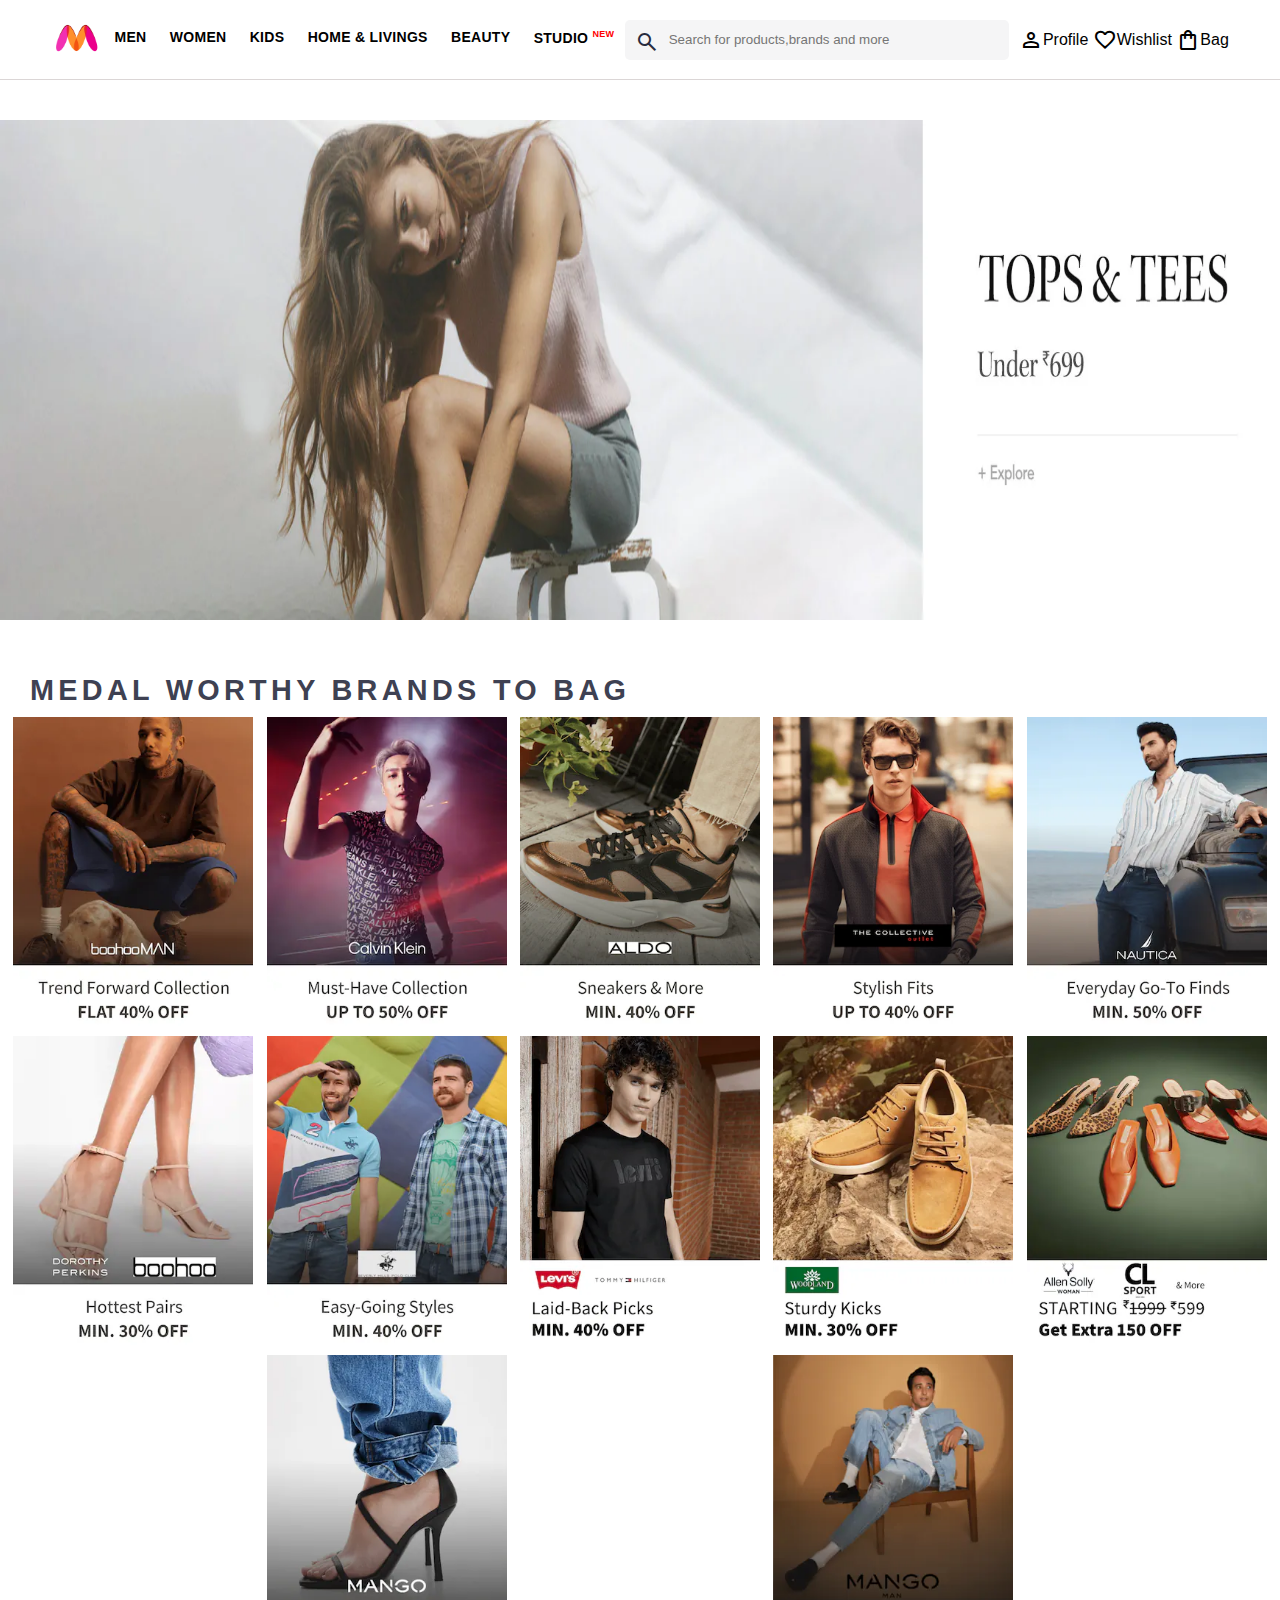
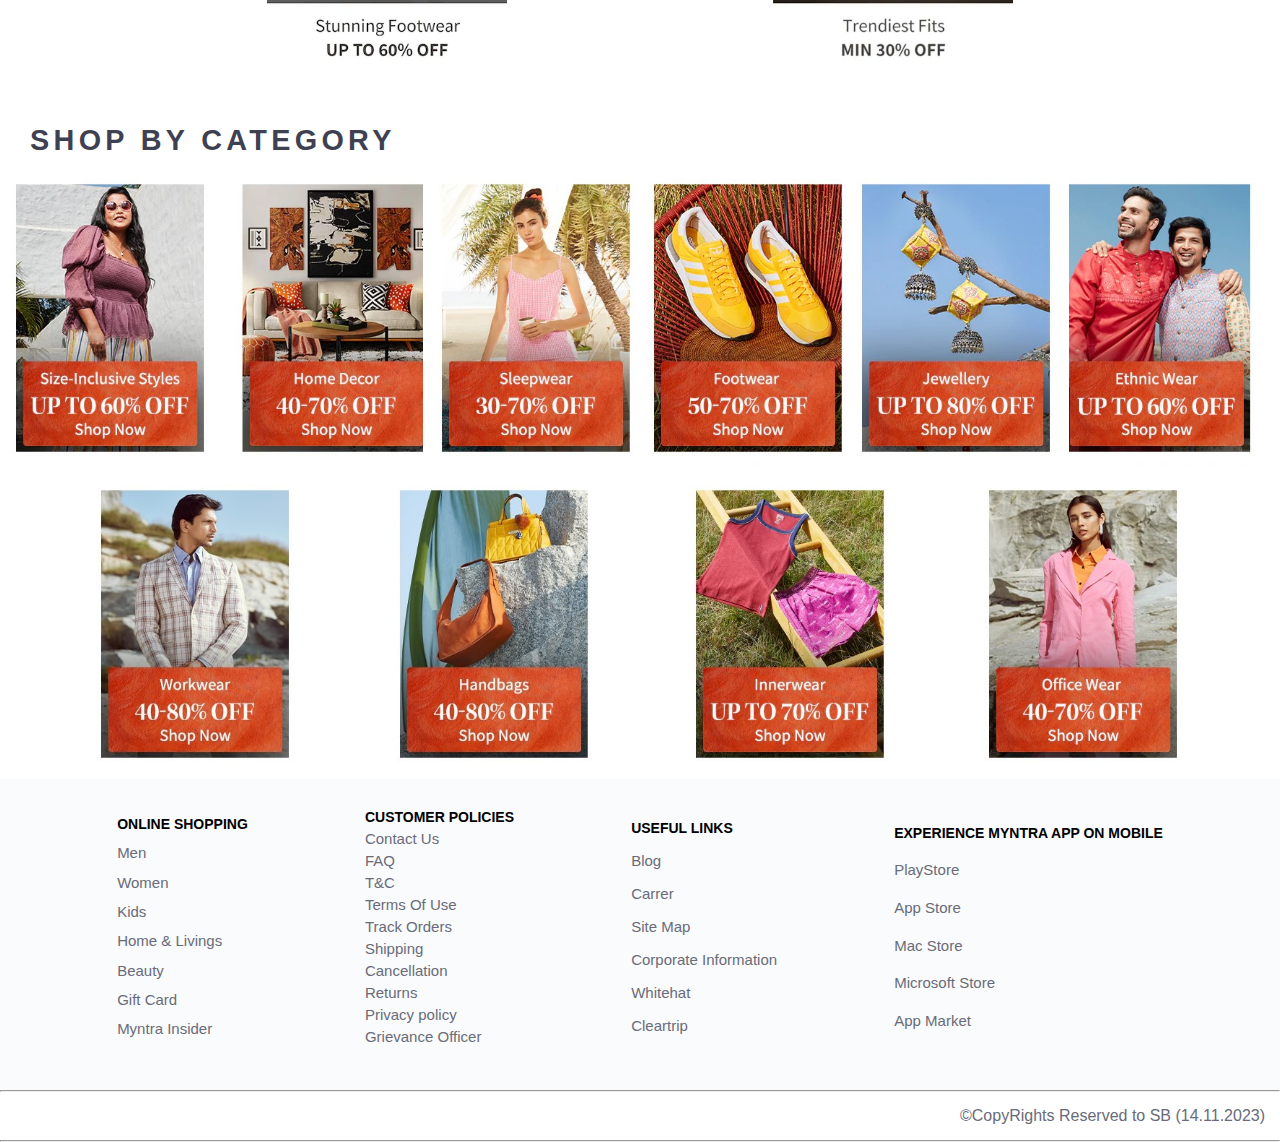
<file: index.html>
<!DOCTYPE html>
<html lang="en">
  <head>

    <meta charset="UTF-8" />
    <meta name="viewport" content="width=device-width, initial-scale=1.0" />
    <title>Shop Online Use Myntra</title>
    <link rel="stylesheet" href="css/style.css" />
    <link rel="shortcut icon" href="myntra.jpeg" />
    <script src="javascript/script.js"></script>
    <link
      rel="stylesheet"
      href="https://fonts.googleapis.com/css2?family=Material+Symbols+Outlined:opsz,wght,FILL,GRAD@20..48,100..700,0..1,-50..200"
    />
  </head>
  <body>
    <header>
      <div class="logo">
        <a href="#"><img class="logo1" src="images/myn.webp" alt="Error" /></a>
      </div>

      <nav class="navbar">
        <a href="#" id="a1">Men</a>
        <a href="#" id="a2">Women</a>
        <a href="#" id="a3">Kids</a>
        <a href="#" id="a4">Home & Livings</a>
        <a href="#" id="a5">Beauty</a>
        <a href="#" id="a6">Studio <sup>New</sup></a>
      </nav>

      <div class="search_bar">
        <span class="material-symbols-outlined search_icon"> search </span>
        <input
          type="text"
          name=""
          id="search_box"
          placeholder="Search for products,brands and more"
          class="search"
        />
      </div>

      <div class="action_bar">
        <div class="actioncontainer">
          <span class="material-symbols-outlined action_icon"> person </span>
          <span class="action_name">Profile</span>&nbsp;

          <span class="material-symbols-outlined action_fav"> favorite </span>
          <span class="action_wish">Wishlist</span>&nbsp;

          <span class="material-symbols-outlined action_bag">
            shopping_bag
          </span>
          <span class="action_bag">Bag</span>
        </div>
      </div>
    </header>

    <main>
      <div class="container">
        <img name="slide"
          
          class="main_banner"
          alt="Something Went wrong!"
        />
      </div>

      <div class="catagory_heading">MEDAL WORTHY BRANDS TO BAG</div>
      <div class="items">
        <a href="#"
          ><img src="images/offers/1.png" class="offers" alt="Error"
        /></a>
        <a href="#"
          ><img src="images/offers/2.png" class="offers" alt="Error"
        /></a>
        <a href="#"
          ><img src="images/offers/3.png" class="offers" alt="Error"
        /></a>
        <a href="#"
          ><img src="images/offers/4.png" class="offers" alt="Error"
        /></a>
        <a href="#"
          ><img src="images/offers/5.png" class="offers" alt="Error"
        /></a>
        <a href="#"
          ><img src="images/offers/6.png" class="offers" alt="Error"
        /></a>
        <a href="#"
          ><img src="images/offers/7.png" class="offers" alt="Error"
        /></a>
        <a href="#"
          ><img src="images/offers/8.png" class="offers" alt="Error"
        /></a>
        <a href="#"
          ><img src="images/offers/9.png" class="offers" alt="Error"
        /></a>
        <a href="#"
          ><img src="images/offers/10.png" class="offers" alt="Error"
        /></a>
        <a href="#"
          ><img src="images/offers/11.png" class="offers" alt="Error"
        /></a>
        <a href="#"
          ><img src="images/offers/12.png" class="offers" alt="Error"
        /></a>
      </div>

      <div class="catagory_heading">SHOP BY CATEGORY</div>
      <div class="items">
        <a href="#"
          ><img src="images/categories/1.jpg" class="category" alt=""
        /></a>
        <a href="#"
          ><img src="images/categories/2.jpg" class="category" alt=""
        /></a>
        <a href="#"
          ><img src="images/categories/3.jpg" class="category" alt=""
        /></a>
        <a href="#"
          ><img src="images/categories/4.jpg" class="category" alt=""
        /></a>
        <a href="#"
          ><img src="images/categories/5.jpg" class="category" alt=""
        /></a>
        <a href="#"
          ><img src="images/categories/6.jpg" class="category" alt=""
        /></a>
        <a href="#"
          ><img src="images/categories/7.jpg" class="category" alt=""
        /></a>
        <a href="#"
          ><img src="images/categories/8.jpg" class="category" alt=""
        /></a>
        <a href="#"
          ><img src="images/categories/9.jpg" class="category" alt=""
        /></a>
        <a href="#"
          ><img src="images/categories/10.jpg" class="category" alt=""
        /></a>
      </div>
    </main>

    <footer class="foot_cont">
      <div class="foot_column">
        <h3>ONLINE SHOPPING</h3>
        <a href="#">Men</a>
        <a href="#">Women</a>
        <a href="#">Kids</a>
        <a href="#">Home & Livings</a>
        <a href="#">Beauty</a>
        <a href="#">Gift Card</a>
        <a href="#">Myntra Insider</a>
      </div>

      <div class="foot_column">
        <h3>CUSTOMER POLICIES</h3>
        <a href="#">Contact Us</a>
        <a href="#">FAQ</a>
        <a href="#">T&C</a>
        <a href="#">Terms Of Use</a>
        <a href="#">Track Orders</a>
        <a href="#">Shipping</a>
        <a href="#">Cancellation</a>
        <a href="#">Returns</a>
        <a href="#">Privacy policy</a>
        <a href="#">Grievance Officer</a>
      </div>

      <div class="foot_column">
        <h3>USEFUL LINKS</h3>
        <a href="#">Blog</a>
        <a href="#">Carrer</a>
        <a href="#">Site Map</a>
        <a href="#">Corporate Information</a>
        <a href="#">Whitehat</a>
        <a href="#">Cleartrip</a>
      </div>

      <div class="foot_column">
        <h3>EXPERIENCE MYNTRA APP ON MOBILE</h3>
        <a href="#">PlayStore</a>
        <a href="#">App Store</a>
        <a href="#">Mac Store</a>
        <a href="#">Microsoft Store</a>
        <a href="#">App Market</a>
      </div>
    </footer>
    <hr />
    <div class="copyright">&copy;CopyRights Reserved to SB (14.11.2023)</div>
    <hr />
  </body>
</html>
</file>
<file: css/style.css>
* {
  margin: 0;
  padding: 0;
  font-family: Assistant, -apple-system, BlinkMacSystemFont, Segoe UI, Roboto,
    Helvetica, Arial, sans-serif;
  -webkit-text-size-adjust: 100%;
  box-sizing: border-box;
}
/* Header's style css */
header {
  display: flex;
  height: 80px;
  background-color: #ffffff;
  justify-content: space-between;
  align-items: center;
  border-bottom: 1px solid #dbd6d6;
}
.logo1 {
  height: 36px;
  width: 53px;
}
.logo {
  margin-left: 4%;
}
.action_bar {
  margin-right: 4%;
}
.navbar{
    display: flex;
   min-width: 500px;
   justify-content: space-between;
   
    
}
.navbar a{
    font-size: 14px;
    letter-spacing: .3px;
    color: black;
    font-weight: 600;
    text-transform: uppercase;
    text-decoration: none;
     padding: 25px 0;
     border-bottom: 5px solid #ffffff;
     position: relative;
     transition: all 0.5s ease-in;
}
#a1:hover{
    border-bottom: 3px solid #dd1346;
    
}
#a2:hover{
    border-bottom: 3px solid rgb(207, 25, 177);
    
     
}
#a3:hover{
    border-bottom: 3px solid orangered;
     
}
#a4:hover{
    border-bottom: 3px solid rgb(168, 168, 8);
     
}
#a5:hover{
    border-bottom: 3px solid rgb(2, 179, 179);
    
}
#a6:hover{
    border-bottom: 3px solid #dd1346;
}

.navbar a sup{
    color: red;
    font-size: 9px;
}

.search_bar{
    min-width: 200px;
    width: 30%;
    height: 40px;
    display: flex;
    align-items: center;


}
.search_icon{
    height: 20px;
    padding: 10px;
    box-sizing: content-box;
    background-color: #f5f5f6;
    color: #282c3f;
    font-weight: 300px;
    border-radius: 5px 0 0 5px;


}
.search{
    color: #696e79;
    background-color: #f5f5f6;
    flex-grow: 1;
    height: 40px;
    border: none;
    border-radius:0 5px 5px 0;
    transition-property: all;
    transition-duration: 1s;
    transition-timing-function: ease-in-out;
    transition-delay: 0s;
}

#search_box:hover{
    height: 60px;
    background-color: aliceblue;

}
.action_bar{
    display: flex;
    min-width: 200px;
    justify-content: center;
   
}


.actioncontainer{
    display: flex;
    justify-content: space-evenly;
    /* min-width: 200px; */
    /* flex-direction: column; */
    align-items: center;
   
}



/* Main style css */
.main_banner{
    width: 100%;
    height: 500px;
    
    animation: slideshow 20s linear infinite;
    
}

.container{
    margin: 40px 0;
}
.catagory_heading{
    text-transform: uppercase;
    color: #3e4152;
    font-size:1.8em ;
    letter-spacing:.15em ;
    margin:50px 0 10px 30px ;
    max-height:5em ;
    font-weight: 700;
}

.items{
    display: flex;
    flex-wrap: wrap;
    justify-content: space-evenly;

}
.offers{
    width: 240px;
   transition-property: all;
   transition-duration: 1s;
   transition-timing-function: steps(0);
   transition-delay: 0s;

}
.offers:hover{
    height: 500px;
    width: 300px;
}
.category{
    width: 200px;
    transition: all 1s ease-in-out 0s;
}
.category:hover{
    width: 300px;
    height: 400px;
}


/* footer css */

.foot_cont a{
   
    font-size: 15px;
    text-decoration: none;
    padding-bottom: 5px;
    color: #696b79;

}
.foot_cont{
    background-color: #fafbfc;
    padding: 30px 0 40px 0;
    display: flex;
    flex-wrap: wrap;
    justify-content: space-evenly;
} 
.foot_column{
    display: flex;
    flex-direction: column;
    justify-content: space-evenly;
    font-size: medium;
}
.foot_column h3{
    text-decoration: none;
    font-size: 14px;
    margin-bottom: 5px;
    color:black;
}

.copyright{
    text-align: end;
    padding: 15px;
    color: #696b79;
}
</file>
